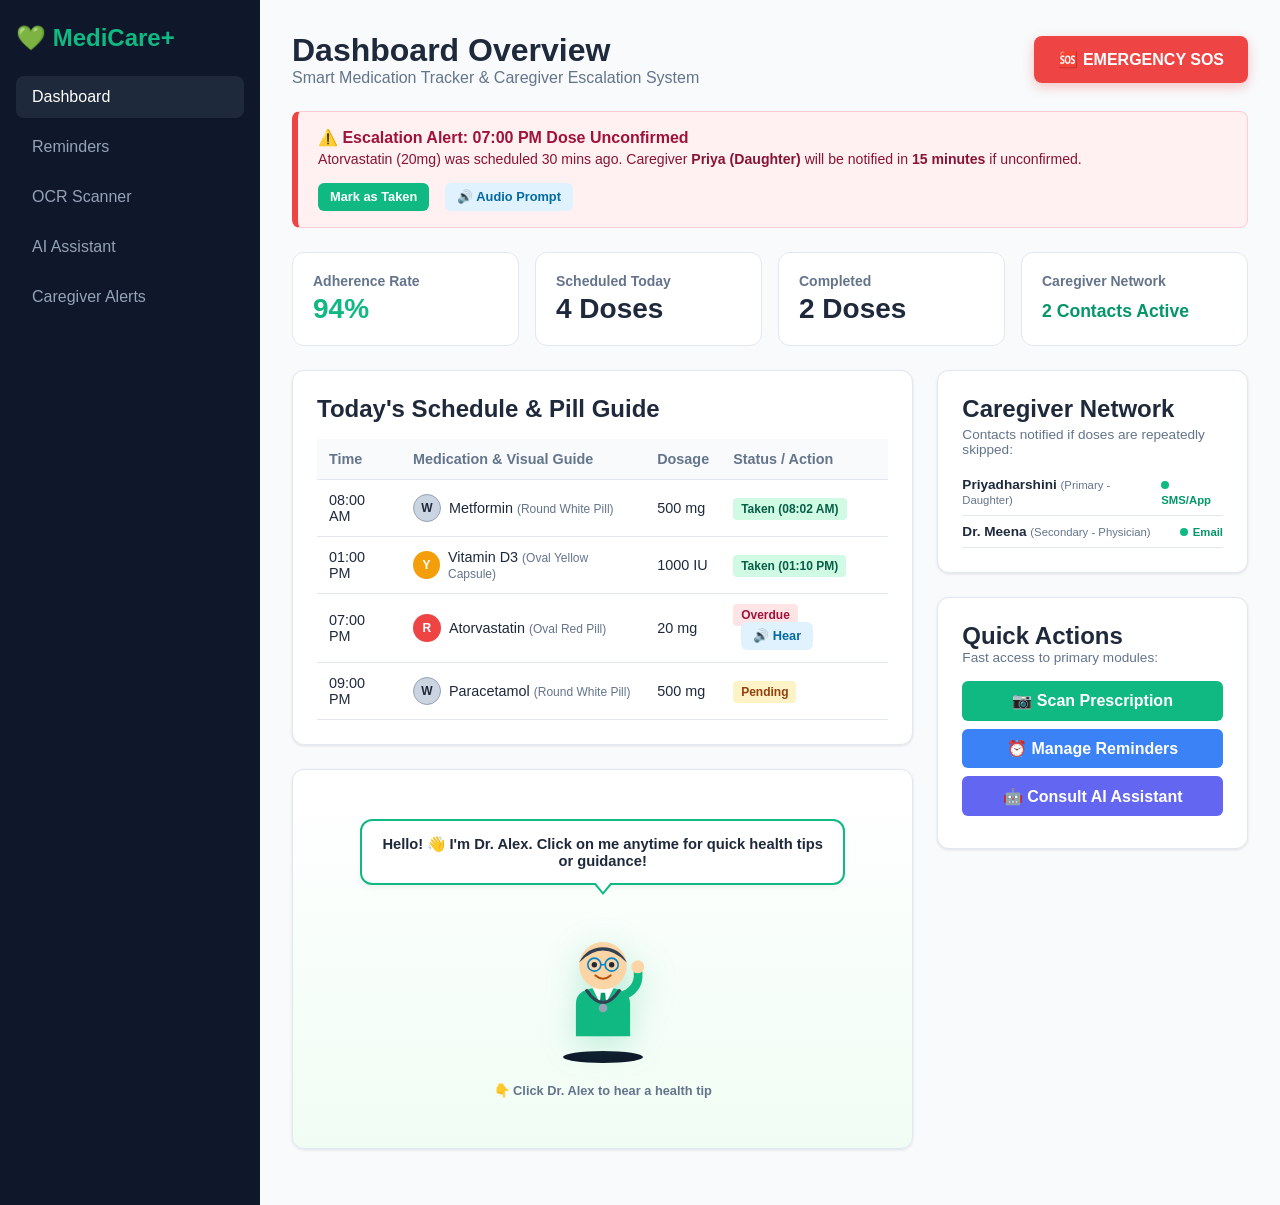
<file: index.html>
<!DOCTYPE html>
<html lang="en">
<head>
  <meta charset="UTF-8">
  <meta name="viewport" content="width=device-width, initial-scale=1.0">
  <title>MediCare+ | Dashboard</title>
  <style>
    :root {
      --primary: #10b981;
      --primary-dark: #059669;
      --bg-slate: #f8fafc;
      --card-bg: #ffffff;
      --text-main: #1e293b;
      --text-muted: #64748b;
      --border: #e2e8f0;
      --danger: #ef4444;
      --danger-dark: #dc2626;
      --warning: #f59e0b;
    }

    * { box-sizing: border-box; margin: 0; padding: 0; font-family: 'Segoe UI', Tahoma, Geneva, Verdana, sans-serif; }
    body { background-color: var(--bg-slate); color: var(--text-main); display: flex; min-height: 100vh; }

    /* Navigation Sidebar */
    aside { width: 260px; background-color: #0f172a; color: white; padding: 1.5rem 1rem; display: flex; flex-direction: column; gap: 1.5rem; }
    aside .brand { font-size: 1.5rem; font-weight: bold; color: var(--primary); }
    aside nav ul { list-style: none; display: flex; flex-direction: column; gap: 0.5rem; }
    aside nav a { color: #94a3b8; text-decoration: none; padding: 0.75rem 1rem; border-radius: 0.5rem; display: block; }
    aside nav a:hover, aside nav a.active { background-color: #1e293b; color: white; }

    /* Main Container */
    main { flex: 1; padding: 2rem; overflow-y: auto; }
    .header { display: flex; justify-content: space-between; align-items: center; margin-bottom: 1.5rem; flex-wrap: wrap; gap: 1rem; }
    .card { background-color: var(--card-bg); border-radius: 0.75rem; padding: 1.5rem; box-shadow: 0 1px 3px rgba(0,0,0,0.1); border: 1px solid var(--border); margin-bottom: 1.5rem; }

    /* Emergency SOS Button */
    .sos-btn { background-color: var(--danger); color: white; border: none; padding: 0.85rem 1.5rem; font-size: 1rem; font-weight: bold; border-radius: 0.5rem; cursor: pointer; display: flex; align-items: center; gap: 0.5rem; box-shadow: 0 4px 12px rgba(239, 68, 68, 0.3); animation: sosPulse 2s infinite; }
    .sos-btn:hover { background-color: var(--danger-dark); }
    @keyframes sosPulse {
      0% { box-shadow: 0 0 0 0 rgba(239, 68, 68, 0.5); }
      70% { box-shadow: 0 0 0 12px rgba(239, 68, 68, 0); }
      100% { box-shadow: 0 0 0 0 rgba(239, 68, 68, 0); }
    }
    .escalation-banner { background: #fff1f2; border: 1px solid #fecdd3; border-left: 6px solid var(--danger); padding: 1rem 1.25rem; border-radius: 0.5rem; margin-bottom: 1.5rem; display: flex; justify-content: space-between; align-items: center; flex-wrap: wrap; gap: 1rem; }
    .escalation-title { color: #9f1239; font-weight: bold; font-size: 1rem; display: flex; align-items: center; gap: 0.5rem; }
    .escalation-desc { color: #881337; font-size: 0.88rem; margin-top: 0.25rem; }

    .metrics-grid { display: grid; grid-template-columns: repeat(auto-fit, minmax(200px, 1fr)); gap: 1rem; margin-bottom: 1.5rem; }
    .metric-card { background: white; padding: 1.25rem; border-radius: 0.75rem; border: 1px solid var(--border); }
    .metric-card .title { font-size: 0.875rem; color: var(--text-muted); font-weight: 600; }
    .metric-card .value { font-size: 1.75rem; font-weight: bold; margin-top: 0.25rem; color: var(--text-main); }
    .dashboard-layout { display: grid; grid-template-columns: 2fr 1fr; gap: 1.5rem; }
    @media (max-width: 900px) { .dashboard-layout { grid-template-columns: 1fr; } }

    table { width: 100%; border-collapse: collapse; margin-top: 1rem; }
    th, td { text-align: left; padding: 0.75rem; border-bottom: 1px solid var(--border); font-size: 0.9rem; vertical-align: middle; }
    th { color: var(--text-muted); font-weight: 600; background: #f8fafc; }
    
    .pill-info { display: flex; align-items: center; gap: 0.5rem; }
    .pill-icon { width: 28px; height: 28px; border-radius: 50%; display: inline-flex; align-items: center; justify-content: center; font-size: 0.75rem; font-weight: bold; color: white; }
    .pill-yellow { background-color: #f59e0b; }
    .pill-white { background-color: #cbd5e1; color: #1e293b; border: 1px solid #94a3b8; }
    .pill-red { background-color: #ef4444; }

    .badge { padding: 0.25rem 0.5rem; border-radius: 0.25rem; font-size: 0.75rem; font-weight: 600; }
    .badge-success { background-color: #d1fae5; color: #065f46; }
    .badge-pending { background-color: #fef3c7; color: #92400e; }
    .badge-danger { background-color: #ffe4e6; color: #9f1239; }

    .btn { padding: 0.4rem 0.75rem; border-radius: 0.375rem; border: none; font-weight: 600; cursor: pointer; font-size: 0.8rem; }
    .btn-primary { background-color: var(--primary); color: white; }
    .btn-primary:hover { background-color: var(--primary-dark); }
    .btn-voice { background-color: #e0f2fe; color: #0369a1; display: inline-flex; align-items: center; gap: 0.3rem; margin-left: 0.5rem; }
    .btn-voice:hover { background-color: #bae6fd; }
    .action-btn { display: block; width: 100%; text-align: center; background-color: var(--primary); color: white; text-decoration: none; padding: 0.65rem; border-radius: 0.375rem; font-weight: 600; margin-bottom: 0.5rem; }
    .action-btn:hover { background-color: var(--primary-dark); }

    .assistant-card { display: flex; flex-direction: column; align-items: center; justify-content: center; text-align: center; position: relative; padding: 2rem 1.5rem; min-height: 380px; background: linear-gradient(180deg, #ffffff 0%, #f0fdf4 100%); overflow: hidden; }
    
    .speech-bubble { position: relative; background: #ffffff; border: 2px solid var(--primary); border-radius: 12px; padding: 0.85rem 1.1rem; color: var(--text-main); font-size: 0.92rem; font-weight: 600; max-width: 85%; margin-bottom: 2rem; box-shadow: 0 4px 6px -1px rgba(0,0,0,0.05); transition: opacity 0.2s ease, transform 0.2s ease; z-index: 2; }
    .speech-bubble::after { content: ''; position: absolute; bottom: -12px; left: 50%; transform: translateX(-50%); border-width: 12px 10px 0; border-style: solid; border-color: var(--primary) transparent; display: block; width: 0; }
    .speech-bubble::before { content: ''; position: absolute; bottom: -9px; left: 50%; transform: translateX(-50%); border-width: 10px 8px 0; border-style: solid; border-color: #ffffff transparent; display: block; width: 0; z-index: 1; }

    @keyframes gentleFloat {
      0% { transform: translateY(0px); }
      50% { transform: translateY(-14px); }
      100% { transform: translateY(0px); }
    }

    @keyframes dynamicShadow {
      0% { transform: scale(1); opacity: 0.3; }
      50% { transform: scale(0.65); opacity: 0.1; }
      100% { transform: scale(1); opacity: 0.3; }
    }
    @keyframes activeWave {
      0% { transform: rotate(0deg); }
      15% { transform: rotate(-25deg); }
      30% { transform: rotate(18deg); }
      45% { transform: rotate(-25deg); }
      60% { transform: rotate(10deg); }
      100% { transform: rotate(0deg); }
    }

    @keyframes clickWiggle {
      0% { transform: scale(1) rotate(0deg); }
      25% { transform: scale(1.1) rotate(-8deg); }
      50% { transform: scale(1.1) rotate(8deg); }
      75% { transform: scale(1.05) rotate(-4deg); }
      100% { transform: scale(1) rotate(0deg); }
    }

    .avatar-container {
      position: relative;
      display: flex;
      flex-direction: column;
      align-items: center;
    }

    .avatar-wrapper {
      position: relative;
      width: 130px;
      height: 130px;
      cursor: pointer;
      user-select: none;
      animation: gentleFloat 3.5s ease-in-out infinite;
    }

    .avatar-wrapper.wiggle {
      animation: clickWiggle 0.6s ease-in-out;
    }

    .doctor-svg {
      width: 100%;
      height: 100%;
      filter: drop-shadow(0 8px 16px rgba(16, 185, 129, 0.25));
      transition: filter 0.3s ease, transform 0.2s ease;
    }

    .avatar-wrapper:hover .doctor-svg {
      filter: drop-shadow(0 12px 20px rgba(16, 185, 129, 0.45));
    }

    .waving-hand {
      transform-origin: 85px 65px;
      animation: activeWave 2.5s ease-in-out infinite;
    }

    .avatar-shadow {
      width: 80px;
      height: 12px;
      background: #0f172a;
      border-radius: 50%;
      margin-top: 4px;
      animation: dynamicShadow 3.5s ease-in-out infinite;
    }

    .click-hint { font-size: 0.8rem; color: var(--text-muted); margin-top: 1.25rem; font-weight: 600; z-index: 2; }

    .supporter-list { list-style: none; margin-top: 0.75rem; }
    .supporter-item { display: flex; justify-content: space-between; align-items: center; padding: 0.5rem 0; border-bottom: 1px solid var(--border); font-size: 0.85rem; }
    .status-dot { width: 8px; height: 8px; border-radius: 50%; display: inline-block; background-color: var(--primary); margin-right: 0.3rem; }
  </style>
</head>
<body>

  <aside>
    <div class="brand">💚 MediCare+</div>
    <nav>
      <ul>
        <li><a href="index.html" class="active">Dashboard</a></li>
        <li><a href="reminders.html">Reminders</a></li>
        <li><a href="ocr.html">OCR Scanner</a></li>
        <li><a href="chatbot.html">AI Assistant</a></li>
        <li><a href="caregiver.html">Caregiver Alerts</a></li>
      </ul>
    </nav>
  </aside>
  <main>
    <div class="header">
      <div>
        <h1>Dashboard Overview</h1>
        <p style="color: var(--text-muted);">Smart Medication Tracker & Caregiver Escalation System</p>
      </div>
      <!-- Emergency SOS Alert Button -->
      <button class="sos-btn" onclick="triggerSOS()">
        <span>🆘 EMERGENCY SOS</span>
      </button>
    </div>


    <div class="escalation-banner" id="escalationBanner">
      <div>
        <div class="escalation-title">
          <span>⚠️ Escalation Alert: 07:00 PM Dose Unconfirmed</span>
        </div>
        <p class="escalation-desc">
          Atorvastatin (20mg) was scheduled 30 mins ago. Caregiver <strong>Priya (Daughter)</strong> will be notified in <strong>15 minutes</strong> if unconfirmed.
        </p>
      </div>
      <div style="display: flex; gap: 0.5rem;">
        <button class="btn btn-primary" onclick="markDoseTaken('Atorvastatin')">Mark as Taken</button>
        <button class="btn btn-voice" onclick="playVoiceReminder('Atorvastatin 20mg')">🔊 Audio Prompt</button>
      </div>
    </div>

    <div class="metrics-grid">
      <div class="metric-card">
        <div class="title">Adherence Rate</div>
        <div class="value" style="color: var(--primary);">94%</div>
      </div>
      <div class="metric-card">
        <div class="title">Scheduled Today</div>
        <div class="value">4 Doses</div>
      </div>
      <div class="metric-card">
        <div class="title">Completed</div>
        <div class="value">2 Doses</div>
      </div>
      <div class="metric-card">
        <div class="title">Caregiver Network</div>
        <div class="value" style="font-size: 1.1rem; color: #059669; padding-top: 0.5rem;">2 Contacts Active</div>
      </div>
    </div>

    <div class="dashboard-layout">
      <div>
        <div class="card">
          <h2>Today's Schedule & Pill Guide</h2>
          <table>
            <thead>
              <tr>
                <th>Time</th>
                <th>Medication & Visual Guide</th>
                <th>Dosage</th>
                <th>Status / Action</th>
              </tr>
            </thead>
            <tbody>
              <tr>
                <td>08:00 AM</td>
                <td>
                  <div class="pill-info">
                    <span class="pill-icon pill-white">W</span>
                    <span>Metformin <small style="color: var(--text-muted);">(Round White Pill)</small></span>
                  </div>
                </td>
                <td>500 mg</td>
                <td><span class="badge badge-success">Taken (08:02 AM)</span></td>
              </tr>
              <tr>
                <td>01:00 PM</td>
                <td>
                  <div class="pill-info">
                    <span class="pill-icon pill-yellow">Y</span>
                    <span>Vitamin D3 <small style="color: var(--text-muted);">(Oval Yellow Capsule)</small></span>
                  </div>
                </td>
                <td>1000 IU</td>
                <td><span class="badge badge-success">Taken (01:10 PM)</span></td>
              </tr>
              <tr>
                <td>07:00 PM</td>
                <td>
                  <div class="pill-info">
                    <span class="pill-icon pill-red">R</span>
                    <span>Atorvastatin <small style="color: var(--text-muted);">(Oval Red Pill)</small></span>
                  </div>
                </td>
                <td>20 mg</td>
                <td>
                  <span class="badge badge-danger">Overdue</span>
                  <button class="btn btn-voice" onclick="playVoiceReminder('Atorvastatin 20 milligram oval red pill')">🔊 Hear</button>
                </td>
              </tr>
              <tr>
                <td>09:00 PM</td>
                <td>
                  <div class="pill-info">
                    <span class="pill-icon pill-white">W</span>
                    <span>Paracetamol <small style="color: var(--text-muted);">(Round White Pill)</small></span>
                  </div>
                </td>
                <td>500 mg</td>
                <td><span class="badge badge-pending">Pending</span></td>
              </tr>
            </tbody>
          </table>
        </div>

        <div class="card assistant-card">
          <div class="speech-bubble" id="speechBubble">
            Hello! 👋 I'm Dr. Alex. Click on me anytime for quick health tips or guidance!
          </div>

          <div class="avatar-container">
            <div class="avatar-wrapper" id="doctorAvatar" onclick="speakComment()">
              <svg class="doctor-svg" viewBox="0 0 120 120" xmlns="http://www.w3.org/2000/svg">
                <path d="M 35 110 L 35 80 Q 35 65 60 65 Q 85 65 85 80 L 85 110 Z" fill="#10b981" />
                <path d="M 50 65 L 60 85 L 70 65 Z" fill="#ffffff" />
                <polygon points="58,70 62,70 63,80 60,83 57,80" fill="#059669" />
                <path d="M 45 68 Q 60 90 75 68" fill="none" stroke="#334155" stroke-width="3" stroke-linecap="round" />
                <circle cx="60" cy="84" r="4" fill="#94a3b8" />
                <!-- Head -->
                <circle cx="60" cy="45" r="22" fill="#fbd5a5" />
                <path d="M 38 42 Q 60 20 82 42 Q 75 28 60 28 Q 45 28 38 42 Z" fill="#334155" />
                <circle cx="52" cy="44" r="2.5" fill="#1e293b" />
                <circle cx="68" cy="44" r="2.5" fill="#1e293b" />
                <circle cx="52" cy="44" r="6" fill="none" stroke="#0284c7" stroke-width="1.5" />
                <circle cx="68" cy="44" r="6" fill="none" stroke="#0284c7" stroke-width="1.5" />
                <line x1="58" y1="44" x2="62" y2="44" stroke="#0284c7" stroke-width="1.5" />
                <path d="M 53 54 Q 60 60 67 54" fill="none" stroke="#b45309" stroke-width="2" stroke-linecap="round" />
                <g class="waving-hand">
                  <path d="M 80 72 Q 95 65 92 48" fill="none" stroke="#10b981" stroke-width="8" stroke-linecap="round" />
                  <circle cx="92" cy="46" r="6" fill="#fbd5a5" />
                </g>
              </svg>
            </div>
            <div class="avatar-shadow"></div>
          </div>

          <div class="click-hint">👇 Click Dr. Alex to hear a health tip</div>
        </div>
      </div>

      <div>
        <div class="card">
          <h2>Caregiver Network</h2>
          <p style="color: var(--text-muted); font-size: 0.85rem; margin-top: 0.25rem;">Contacts notified if doses are repeatedly skipped:</p>
          
          <ul class="supporter-list">
            <li class="supporter-item">
              <div>
                <strong>Priyadharshini</strong> <small style="color: var(--text-muted);">(Primary - Daughter)</small>
              </div>
              <div><span class="status-dot"></span><small style="color: var(--primary-dark); font-weight:600;">SMS/App</small></div>
            </li>
            <li class="supporter-item">
              <div>
                <strong>Dr. Meena</strong> <small style="color: var(--text-muted);">(Secondary - Physician)</small>
              </div>
              <div><span class="status-dot"></span><small style="color: var(--primary-dark); font-weight:600;">Email</small></div>
            </li>
          </ul>
        </div>

        <div class="card">
          <h2>Quick Actions</h2>
          <p style="color: var(--text-muted); font-size: 0.85rem; margin-bottom: 1rem;">Fast access to primary modules:</p>
          <a href="ocr.html" class="action-btn">📷 Scan Prescription</a>
          <a href="reminders.html" class="action-btn" style="background-color: #3b82f6;">⏰ Manage Reminders</a>
          <a href="chatbot.html" class="action-btn" style="background-color: #6366f1;">🤖 Consult AI Assistant</a>
        </div>
      </div>
    </div>
  </main>

  <script>
    function playVoiceReminder(medName) {
      if ('speechSynthesis' in window) {
        const msg = new SpeechSynthesisUtterance(`It is time to take your medication: ${medName}. Please take it with water.`);
        msg.rate = 0.9;
        window.speechSynthesis.speak(msg);
      } else {
        alert(`Reminder Prompt: It is time to take your ${medName}.`);
      }
    }

    function triggerSOS() {
      const confirmSOS = confirm("⚠️ Send Immediate SOS Emergency Alert to Riya(Primary Caregiver) and dispatch your GPS location?");
      if (confirmSOS) {
        alert("🚨 Emergency SOS Dispatched! SMS alerts sent to Priyadharshini and local supporters with your current location.");
      }
    }

   
    function markDoseTaken(medName) {
      document.getElementById("escalationBanner").style.display = "none";
      alert(`Success: ${medName} marked as taken. Caregiver escalation canceled.`);
    }

    const comments = [
      "Great job! You've taken 2 out of 4 doses today. Keep up the high adherence rate! 🎉",
      "Don't forget to drink a full glass of water when taking your evening Atorvastatin! 💧",
      "Pro tip: You can scan prescription bottle labels using the OCR Scanner tab on the left! 📷",
      "If a dose is missed for over 45 minutes, your primary caregiver Sarah will automatically receive an SMS alert! 🛡️",
      "Press the red SOS button at any time if you feel unwell to send an urgent notification to your supporters! 🚨"
    ];

    let currentIdx = 0;

    function speakComment() {
      const bubble = document.getElementById("speechBubble");
      const avatar = document.getElementById("doctorAvatar");

      avatar.classList.add("wiggle");
      setTimeout(() => avatar.classList.remove("wiggle"), 600);

      // Change Speech Text
      currentIdx = (currentIdx + 1) % comments.length;
      bubble.style.opacity = "0";
      bubble.style.transform = "translateY(-5px)";

      setTimeout(() => {
        bubble.innerText = comments[currentIdx];
        bubble.style.opacity = "1";
        bubble.style.transform = "translateY(0)";
      }, 150);
    }
  </script>
</body>
</html>
</file>
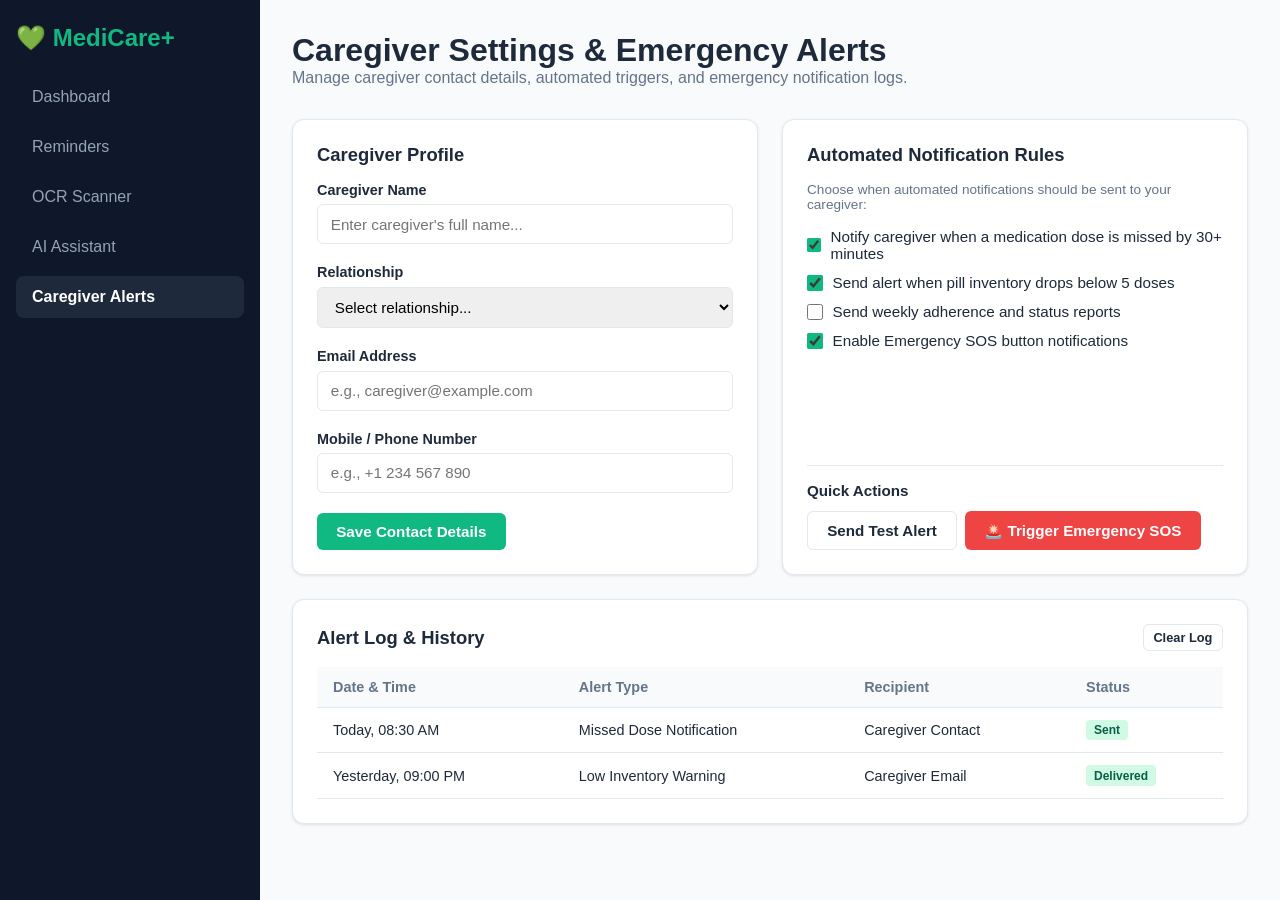
<file: caregiver.html>
<!DOCTYPE html>
<html lang="en">
<head>
  <meta charset="UTF-8">
  <meta name="viewport" content="width=device-width, initial-scale=1.0">
  <title>MediCare+ | Caregiver Alerts</title>
  <style>
    :root {
      --primary: #10b981;
      --primary-dark: #059669;
      --danger: #ef4444;
      --bg-slate: #f8fafc;
      --card-bg: #ffffff;
      --text-main: #1e293b;
      --text-muted: #64748b;
      --border: #e2e8f0;
    }

    * { box-sizing: border-box; margin: 0; padding: 0; font-family: 'Segoe UI', Tahoma, Geneva, Verdana, sans-serif; }
    body { background-color: var(--bg-slate); color: var(--text-main); display: flex; min-height: 100vh; }

    aside { width: 260px; background-color: #0f172a; color: white; padding: 1.5rem 1rem; display: flex; flex-direction: column; gap: 1.5rem; flex-shrink: 0; }
    aside .brand { font-size: 1.5rem; font-weight: bold; color: var(--primary); }
    aside nav ul { list-style: none; display: flex; flex-direction: column; gap: 0.5rem; }
    aside nav a { color: #94a3b8; text-decoration: none; padding: 0.75rem 1rem; border-radius: 0.5rem; display: block; transition: all 0.2s ease; }
    aside nav a:hover, aside nav a.active { background-color: #1e293b; color: white; font-weight: 600; }

    main { flex: 1; padding: 2rem; overflow-y: auto; display: flex; flex-direction: column; gap: 1.5rem; }
    .header { margin-bottom: 0.5rem; }
    .card { background-color: var(--card-bg); border-radius: 0.75rem; padding: 1.5rem; box-shadow: 0 1px 3px rgba(0,0,0,0.1); border: 1px solid var(--border); }
    
    .grid { display: grid; grid-template-columns: 1fr 1fr; gap: 1.5rem; }
    @media (max-width: 900px) { .grid { grid-template-columns: 1fr; } }

    .form-group { margin-bottom: 1.25rem; }
    .form-group label { display: block; font-weight: 600; margin-bottom: 0.4rem; font-size: 0.9rem; color: var(--text-main); }
    .form-control { width: 100%; padding: 0.65rem 0.8rem; border: 1px solid var(--border); border-radius: 0.375rem; font-size: 0.95rem; outline: none; }
    .form-control:focus { border-color: var(--primary); }

    .checkbox-group { display: flex; flex-direction: column; gap: 0.75rem; margin-top: 0.5rem; }
    .checkbox-item { display: flex; align-items: center; gap: 0.6rem; font-size: 0.95rem; cursor: pointer; }
    .checkbox-item input { width: 16px; height: 16px; accent-color: var(--primary); }

    .btn { background-color: var(--primary); color: white; border: none; padding: 0.65rem 1.2rem; border-radius: 0.375rem; font-weight: 600; cursor: pointer; font-size: 0.95rem; transition: background-color 0.2s ease; }
    .btn:hover { background-color: var(--primary-dark); }
    .btn-danger { background-color: var(--danger); }
    .btn-danger:hover { background-color: #dc2626; }
    .btn-outline { background-color: transparent; color: var(--text-main); border: 1px solid var(--border); }
    .btn-outline:hover { background-color: #f1f5f9; }

    table { width: 100%; border-collapse: collapse; font-size: 0.9rem; text-align: left; }
    th, td { padding: 0.75rem 1rem; border-bottom: 1px solid var(--border); }
    th { background-color: #f8fafc; color: var(--text-muted); font-weight: 600; }
    .badge { padding: 0.2rem 0.5rem; border-radius: 0.25rem; font-size: 0.75rem; font-weight: 600; display: inline-block; }
    .badge-sent { background-color: #d1fae5; color: #065f46; }
    .badge-alert { background-color: #fee2e2; color: #991b1b; }
  </style>
</head>
<body>

  <aside>
    <div class="brand">💚 MediCare+</div>
    <nav>
      <ul>
        <li><a href="index.html">Dashboard</a></li>
        <li><a href="reminders.html">Reminders</a></li>
        <li><a href="ocr.html">OCR Scanner</a></li>
        <li><a href="chatbot.html">AI Assistant</a></li>
        <li><a href="caregiver.html" class="active">Caregiver Alerts</a></li>
      </ul>
    </nav>
  </aside>

  <main>
    <div class="header">
      <h1>Caregiver Settings & Emergency Alerts</h1>
      <p style="color: var(--text-muted);">Manage caregiver contact details, automated triggers, and emergency notification logs.</p>
    </div>

    <div class="grid">
      <div class="card">
        <h2 style="font-size: 1.15rem; margin-bottom: 1rem;">Caregiver Profile</h2>
        <form id="caregiverForm">
          <div class="form-group">
            <label for="cgName">Caregiver Name</label>
            <input type="text" id="cgName" class="form-control" placeholder="Enter caregiver's full name..." required />
          </div>

          <div class="form-group">
            <label for="cgRelation">Relationship</label>
            <select id="cgRelation" class="form-control">
              <option value="">Select relationship...</option>
              <option value="Daughter/Son">Daughter / Son</option>
              <option value="Spouse">Spouse</option>
              <option value="Parent">Parent</option>
              <option value="Nurse/Nurse Practitioner">Nurse / Practitioner</option>
              <option value="Friend/Neighbor">Friend / Neighbor</option>
              <option value="Other">Other</option>
            </select>
          </div>

          <div class="form-group">
            <label for="cgEmail">Email Address</label>
            <input type="email" id="cgEmail" class="form-control" placeholder="e.g., caregiver@example.com" required />
          </div>

          <div class="form-group">
            <label for="cgPhone">Mobile / Phone Number</label>
            <input type="tel" id="cgPhone" class="form-control" placeholder="e.g., +1 234 567 890" required />
          </div>

          <button type="submit" class="btn">Save Contact Details</button>
        </form>
      </div>

      <div class="card" style="display: flex; flex-direction: column; justify-content: space-between;">
        <div>
          <h2 style="font-size: 1.15rem; margin-bottom: 1rem;">Automated Notification Rules</h2>
          <p style="font-size: 0.85rem; color: var(--text-muted); margin-bottom: 1rem;">Choose when automated notifications should be sent to your caregiver:</p>
          
          <div class="checkbox-group">
            <label class="checkbox-item">
              <input type="checkbox" id="triggerMissed" checked />
              <span>Notify caregiver when a medication dose is missed by 30+ minutes</span>
            </label>
            <label class="checkbox-item">
              <input type="checkbox" id="triggerLowStock" checked />
              <span>Send alert when pill inventory drops below 5 doses</span>
            </label>
            <label class="checkbox-item">
              <input type="checkbox" id="triggerWeekly" />
              <span>Send weekly adherence and status reports</span>
            </label>
            <label class="checkbox-item">
              <input type="checkbox" id="triggerEmergency" checked />
              <span>Enable Emergency SOS button notifications</span>
            </label>
          </div>
        </div>

        <div style="margin-top: 2rem; border-top: 1px solid var(--border); padding-top: 1rem;">
          <h3 style="font-size: 0.95rem; margin-bottom: 0.75rem;">Quick Actions</h3>
          <div style="display: flex; gap: 0.5rem; flex-wrap: wrap;">
            <button id="sendTestBtn" type="button" class="btn btn-outline">Send Test Alert</button>
            <button id="sosBtn" type="button" class="btn btn-danger">🚨 Trigger Emergency SOS</button>
          </div>
        </div>
      </div>
    </div>

    <div class="card">
      <div style="display: flex; justify-content: space-between; align-items: center; margin-bottom: 1rem;">
        <h2 style="font-size: 1.15rem;">Alert Log & History</h2>
        <button id="clearLogBtn" class="btn btn-outline" style="padding: 0.3rem 0.6rem; font-size: 0.8rem;">Clear Log</button>
      </div>
      
      <table id="alertLogTable">
        <thead>
          <tr>
            <th>Date & Time</th>
            <th>Alert Type</th>
            <th>Recipient</th>
            <th>Status</th>
          </tr>
        </thead>
        <tbody id="logBody">
        </tbody>
      </table>
    </div>
  </main>

  <script>
    const form = document.getElementById("caregiverForm");
    const cgNameInput = document.getElementById("cgName");
    const cgRelationInput = document.getElementById("cgRelation");
    const cgEmailInput = document.getElementById("cgEmail");
    const cgPhoneInput = document.getElementById("cgPhone");
    
    const sendTestBtn = document.getElementById("sendTestBtn");
    const sosBtn = document.getElementById("sosBtn");
    const clearLogBtn = document.getElementById("clearLogBtn");
    const logBody = document.getElementById("logBody");

    function loadCaregiverInfo() {
      const savedInfo = JSON.parse(localStorage.getItem("medicare_caregiver_info"));
      if (savedInfo) {
        cgNameInput.value = savedInfo.name || "";
        cgRelationInput.value = savedInfo.relation || "";
        cgEmailInput.value = savedInfo.email || "";
        cgPhoneInput.value = savedInfo.phone || "";
      }
    }

    let alertLogs = JSON.parse(localStorage.getItem("caregiver_logs")) || [
      { time: "Today, 08:30 AM", type: "Missed Dose Notification", recipient: "Caregiver Contact", status: "Sent", isEmergency: false },
      { time: "Yesterday, 09:00 PM", type: "Low Inventory Warning", recipient: "Caregiver Email", status: "Delivered", isEmergency: false }
    ];

    function renderLogs() {
      logBody.innerHTML = "";
      if (alertLogs.length === 0) {
        logBody.innerHTML = `<tr><td colspan="4" style="text-align:center; color: var(--text-muted);">No alert logs recorded yet.</td></tr>`;
        return;
      }

      alertLogs.forEach(log => {
        const row = document.createElement("tr");
        const badgeClass = log.isEmergency ? "badge-alert" : "badge-sent";
        row.innerHTML = `
          <td>${log.time}</td>
          <td>${log.type}</td>
          <td>${log.recipient}</td>
          <td><span class="badge ${badgeClass}">${log.status}</span></td>
        `;
        logBody.appendChild(row);
      });
    }

    function addLogEntry(type, isEmergency = false) {
      const name = cgNameInput.value.trim() || "Caregiver";
      const phone = cgPhoneInput.value.trim() || "Registered Contact";
      const now = new Date().toLocaleString([], { dateStyle: 'short', timeStyle: 'short' });

      alertLogs.unshift({
        time: now,
        type: type,
        recipient: `${name} (${phone})`,
        status: isEmergency ? "SOS DISPATCHED" : "Sent",
        isEmergency: isEmergency
      });

      localStorage.setItem("caregiver_logs", JSON.stringify(alertLogs));
      renderLogs();
    }
    form.addEventListener("submit", (e) => {
      e.preventDefault();
      const caregiverData = {
        name: cgNameInput.value.trim(),
        relation: cgRelationInput.value,
        email: cgEmailInput.value.trim(),
        phone: cgPhoneInput.value.trim()
      };
      localStorage.setItem("medicare_caregiver_info", JSON.stringify(caregiverData));
      alert("Caregiver contact details updated successfully!");
    });

    sendTestBtn.addEventListener("click", () => {
      if (!cgNameInput.value.trim()) {
        alert("Please enter caregiver details first!");
        return;
      }
      addLogEntry("Test Notification Check", false);
      alert("Test alert successfully dispatched!");
    });

    sosBtn.addEventListener("click", () => {
      const confirmSOS = confirm("Are you sure you want to trigger an Emergency SOS alert to your caregiver?");
      if (confirmSOS) {
        addLogEntry("🚨 EMERGENCY SOS SIGNAL", true);
        alert("Emergency alert sent immediately to your caregiver!");
      }
    });

    clearLogBtn.addEventListener("click", () => {
      alertLogs = [];
      localStorage.removeItem("caregiver_logs");
      renderLogs();
    });

    loadCaregiverInfo();
    renderLogs();
  </script>
</body>
</html>
</file>
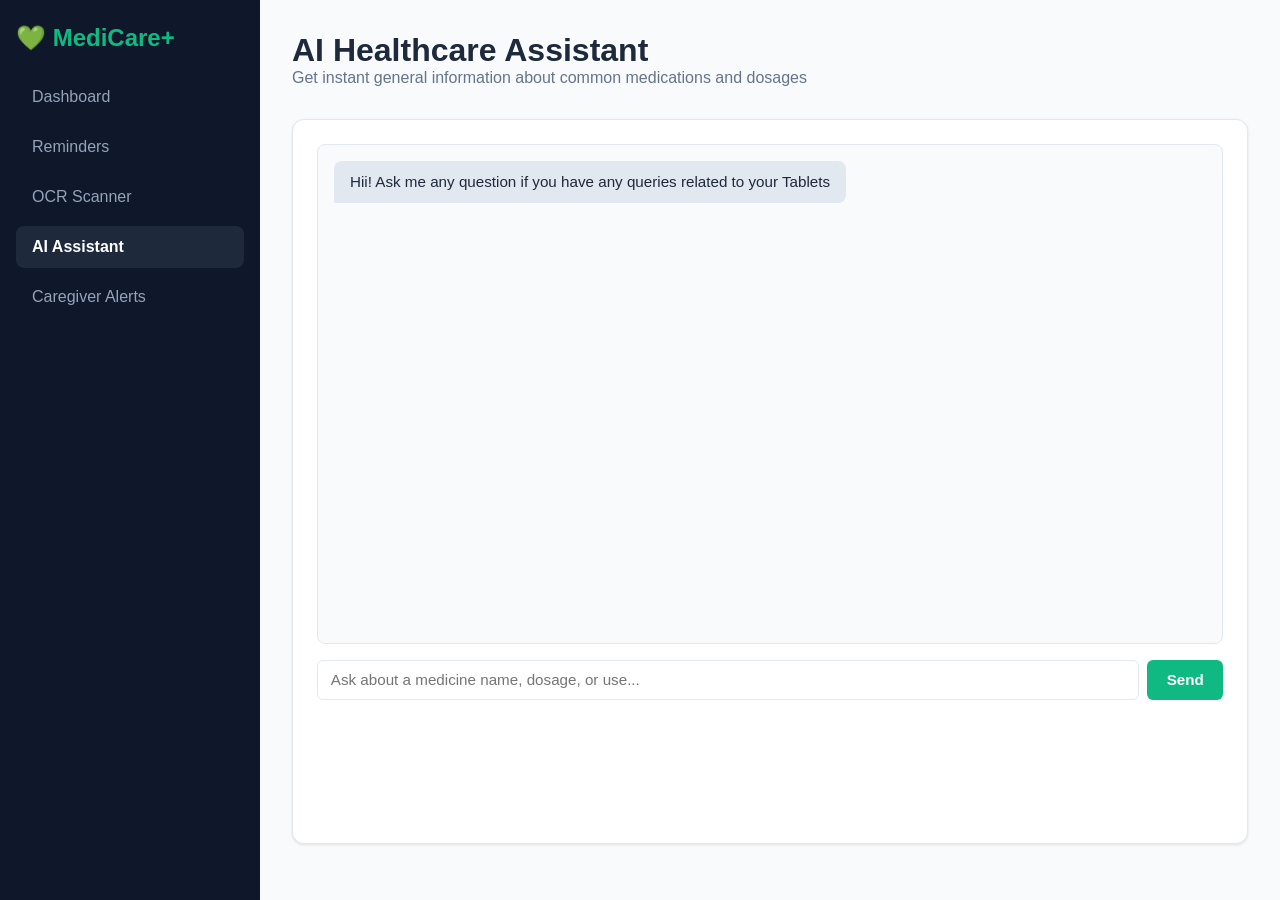
<file: chatbot.html>
<!DOCTYPE html>
<html lang="en">
<head>
  <meta charset="UTF-8">
  <meta name="viewport" content="width=device-width, initial-scale=1.0">
  <title>MediCare+ | AI Assistant</title>
  <style>
    :root {
      --primary: #10b981;
      --primary-dark: #059669;
      --bg-slate: #f8fafc;
      --card-bg: #ffffff;
      --text-main: #1e293b;
      --text-muted: #64748b;
      --border: #e2e8f0;
    }

    * { box-sizing: border-box; margin: 0; padding: 0; font-family: 'Segoe UI', Tahoma, Geneva, Verdana, sans-serif; }
    body { background-color: var(--bg-slate); color: var(--text-main); display: flex; min-height: 100vh; }

    aside { width: 260px; background-color: #0f172a; color: white; padding: 1.5rem 1rem; display: flex; flex-direction: column; gap: 1.5rem; flex-shrink: 0; }
    aside .brand { font-size: 1.5rem; font-weight: bold; color: var(--primary); }
    aside nav ul { list-style: none; display: flex; flex-direction: column; gap: 0.5rem; }
    aside nav a { color: #94a3b8; text-decoration: none; padding: 0.75rem 1rem; border-radius: 0.5rem; display: block; transition: all 0.2s ease; }
    aside nav a:hover, aside nav a.active { background-color: #1e293b; color: white; font-weight: 600; }

    main { flex: 1; padding: 2rem; overflow-y: auto; display: flex; flex-direction: column; }
    .header { margin-bottom: 2rem; }
    .card { background-color: var(--card-bg); border-radius: 0.75rem; padding: 1.5rem; box-shadow: 0 1px 3px rgba(0,0,0,0.1); border: 1px solid var(--border); margin-bottom: 1.5rem; flex: 1; display: flex; flex-direction: column; }

    .chat-box { flex: 1; min-height: 350px; max-height: 500px; overflow-y: auto; border: 1px solid var(--border); border-radius: 0.5rem; padding: 1rem; background-color: #f8fafc; margin-bottom: 1rem; display: flex; flex-direction: column; gap: 0.75rem; }
    .chat-msg { max-width: 80%; padding: 0.65rem 1rem; border-radius: 0.5rem; font-size: 0.95rem; line-height: 1.4; word-wrap: break-word; }
    .chat-msg.bot { background-color: #e2e8f0; color: var(--text-main); align-self: flex-start; border-bottom-left-radius: 0.1rem; }
    .chat-msg.user { background-color: var(--primary); color: white; align-self: flex-end; border-bottom-right-radius: 0.1rem; }

    .btn { background-color: var(--primary); color: white; border: none; padding: 0.65rem 1.2rem; border-radius: 0.375rem; font-weight: 600; cursor: pointer; display: inline-block; font-size: 0.95rem; transition: background-color 0.2s ease; }
    .btn:hover { background-color: var(--primary-dark); }
  </style>
</head>
<body>

  <aside>
    <div class="brand">💚 MediCare+</div>
    <nav>
      <ul>
        <li><a href="index.html">Dashboard</a></li>
        <li><a href="reminders.html">Reminders</a></li>
        <li><a href="ocr.html">OCR Scanner</a></li>
        <li><a href="chatbot.html" class="active">AI Assistant</a></li>
        <li><a href="caregiver.html">Caregiver Alerts</a></li>
      </ul>
    </nav>
  </aside>

  <main>
    <div class="header">
      <h1>AI Healthcare Assistant</h1>
      <p style="color: var(--text-muted);">Get instant general information about common medications and dosages</p>
    </div>

    <div class="card">
      <div class="chat-box" id="chatWindow">
        <div class="chat-msg bot">Hii! Ask me any question if you have any queries related to your Tablets</div>
      </div>
      <div style="display: flex; gap: 0.5rem;">
        <input type="text" id="chatInput" style="flex:1; padding:0.65rem 0.8rem; border:1px solid var(--border); border-radius:0.375rem; outline:none; font-size:0.95rem;" placeholder="Ask about a medicine name, dosage, or use..." />
        <button id="sendBtn" class="btn">Send</button>
      </div>
    </div>
  </main>

  <script>
    const chatWindow = document.getElementById("chatWindow");
    const chatInput = document.getElementById("chatInput");
    const sendBtn = document.getElementById("sendBtn");

    const kb = {
      "dolo": "Dolo (Paracetamol 650mg) is commonly used to treat fever, headache, and body aches. Standard adult dosage: 1 tablet every 4 to 6 hours after food as needed (do not exceed 4000mg/day).",
      "paracetamol": "Paracetamol (Acetaminophen) treats mild-to-moderate pain and fever. Standard adult dosage: 500mg-1000mg every 4-6 hours (max 4000mg/day).",
      "acetaminophen": "Acetaminophen (Paracetamol) treats pain and fever. Standard adult dosage: 500mg-1000mg every 4-6 hours (max 4000mg/day).",
      "ibuprofen": "Ibuprofen is an NSAID used for pain, swelling, and fever. Typical adult dosage: 200mg-400mg every 4-6 hours with meals.",
      "aspirin": "Aspirin reduces pain and inflammation and acts as a blood thinner. Always take with food to prevent stomach irritation.",
      "amoxicillin": "Amoxicillin is a penicillin antibiotic. Complete the full course prescribed by your doctor even if you feel better.",
      "azithromycin": "Azithromycin is a broad-spectrum antibiotic for bacterial infections. Follow exact dosage schedule provided by your physician.",
      "cetirizine": "Cetirizine is an antihistamine for allergies, sneezing, and runny nose. Typical adult dosage: 10mg once daily.",
      "loratadine": "Loratadine is a non-drowsy antihistamine for allergy relief. Typical adult dosage: 10mg once daily.",
      "omeprazole": "Omeprazole decreases stomach acid for acid reflux/GERD. Best taken 30 to 60 minutes before breakfast.",
      "pantoprazole": "Pantoprazole reduces stomach acid secretion for ulcers and acid reflux. Usually taken once daily before food.",
      "metformin": "Metformin helps manage blood sugar in Type 2 Diabetes. Always take with or right after meals to minimize stomach upset.",
      "amlodipine": "Amlodipine lowers high blood pressure and chest pain (angina). Take it at the same time every day.",
      "losartan": "Losartan is an ARB drug used to lower blood pressure and protect kidney function in diabetic patients.",
      "atorvastatin": "Atorvastatin lowers cholesterol and reduces risk of heart disease. It is usually taken once daily at bedtime.",
      "salbutamol": "Salbutamol (Albuterol) is a quick-relief bronchodilator inhaler used to relieve asthma attacks and wheezing.",
      "albuterol": "Albuterol (Salbutamol) opens airways quickly during acute asthma symptoms or shortness of breath.",
      "antacid": "Antacids (e.g., Digene, Gelusil) neutralize stomach acid for fast relief from indigestion and heartburn.",
      "ors": "ORS (Oral Rehydration Salts) replaces lost fluids and key electrolytes during diarrhea, vomiting, or heat dehydration.",
      "ondansetron": "Ondansetron stops severe nausea and vomiting. Take as prescribed by your medical professional.",
      "loperamide": "Loperamide treats acute diarrhea by slowing gut movement. Stay well-hydrated while taking it.",
      "vitamin c": "Vitamin C (Ascorbic Acid) supports immune health and tissue repair. Common daily supplement dose: 500mg-1000mg.",
      "vitamin d3": "Vitamin D3 helps absorb calcium for bone health and immune regulation. Take as directed by your doctor."
    };

    function levenshteinDistance(a, b) {
      const matrix = Array.from({ length: a.length + 1 }, () => Array(b.length + 1).fill(0));
      for (let i = 0; i <= a.length; i++) matrix[i][0] = i;
      for (let j = 0; j <= b.length; j++) matrix[0][j] = j;

      for (let i = 1; i <= a.length; i++) {
        for (let j = 1; j <= b.length; j++) {
          const cost = a[i - 1] === b[j - 1] ? 0 : 1;
          matrix[i][j] = Math.min(
            matrix[i - 1][j] + 1,
            matrix[i][j - 1] + 1,
            matrix[i - 1][j - 1] + cost
          );
        }
      }
      return matrix[a.length][b.length];
    }

    function findNearestMatch(userQuery) {
      const words = userQuery.toLowerCase().replace(/[^a-z0-9\s]/g, '').split(/\s+/);
      let bestKey = null;
      let minDistance = Infinity;

      for (let key in kb) {
        for (let word of words) {
          if (word.length < 3) continue; // Skip short words
          const distance = levenshteinDistance(word, key);
          
          const maxAllowedDistance = Math.max(2, Math.floor(key.length / 3));
          
          if (distance <= maxAllowedDistance && distance < minDistance) {
            minDistance = distance;
            bestKey = key;
          }
        }
      }

      return { key: bestKey, distance: minDistance };
    }

    function sendMessage() {
      const userText = chatInput.value.trim();
      if (!userText) return;

      appendMsg(userText, "user");
      chatInput.value = "";

      setTimeout(() => {
        const textLower = userText.toLowerCase();
        const cleanText = textLower.replace(/[^a-z0-9\s]/g, '').trim();
        
        let reply = "";
        let directFound = false;

        const greetings = ["hi", "hello", "hey", "hii", "hiii", "hey there", "good morning", "good afternoon", "good evening"];
        if (greetings.includes(cleanText) || cleanText.startsWith("hi ") || cleanText.startsWith("hello ")) {
          reply = "Hello! How can I help you with your medications today? Feel free to ask about any tablet, dosage, or use.";
          directFound = true;
        }

        const farewells = ["bye", "goodbye", "cya", "see you", "bye bye", "byee", "ta ta"];
        if (!directFound && (farewells.includes(cleanText) || cleanText.includes("bye"))) {
          reply = "Goodbye! Take care of your health and feel free to reach out anytime you have medicine queries. 💚";
          directFound = true;
        }

        const acknowledgments = ["ok", "okay", "okie", "okiee", "mm", "hmm", "thanks", "thankyou", "k", "thank you"];
        if (!directFound && acknowledgments.includes(cleanText)) {
          reply = "Thank you! Feel free to ask if you have any other queries about your medicines. Take care! 💚";
          directFound = true;
        }

        if (!directFound) {
          for (let key in kb) {
            if (textLower.includes(key)) {
              reply = kb[key];
              directFound = true;
              break;
            }
          }
        }

        if (!directFound) {
          const fuzzyResult = findNearestMatch(userText);
          if (fuzzyResult.key) {
            const formattedName = fuzzyResult.key.charAt(0).toUpperCase() + fuzzyResult.key.slice(1);
            reply = `Did you mean **${formattedName}**?\n\n${kb[fuzzyResult.key]}`;
          } else {
            reply = "I couldn't find a direct or matching medicine for your query. buprofen.Please consult a doctor for personalized medical advice.";
          }
        }

        appendMsg(reply, "bot");
      }, 300);
    }

    function appendMsg(msg, sender) {
      const div = document.createElement("div");
      div.className = `chat-msg ${sender}`;
      div.innerText = msg;
      chatWindow.appendChild(div);
      chatWindow.scrollTop = chatWindow.scrollHeight;
    }

    sendBtn.addEventListener("click", sendMessage);
    chatInput.addEventListener("keypress", (e) => { 
      if (e.key === "Enter") sendMessage(); 
    });
  </script>
</body>
</html>
</file>
